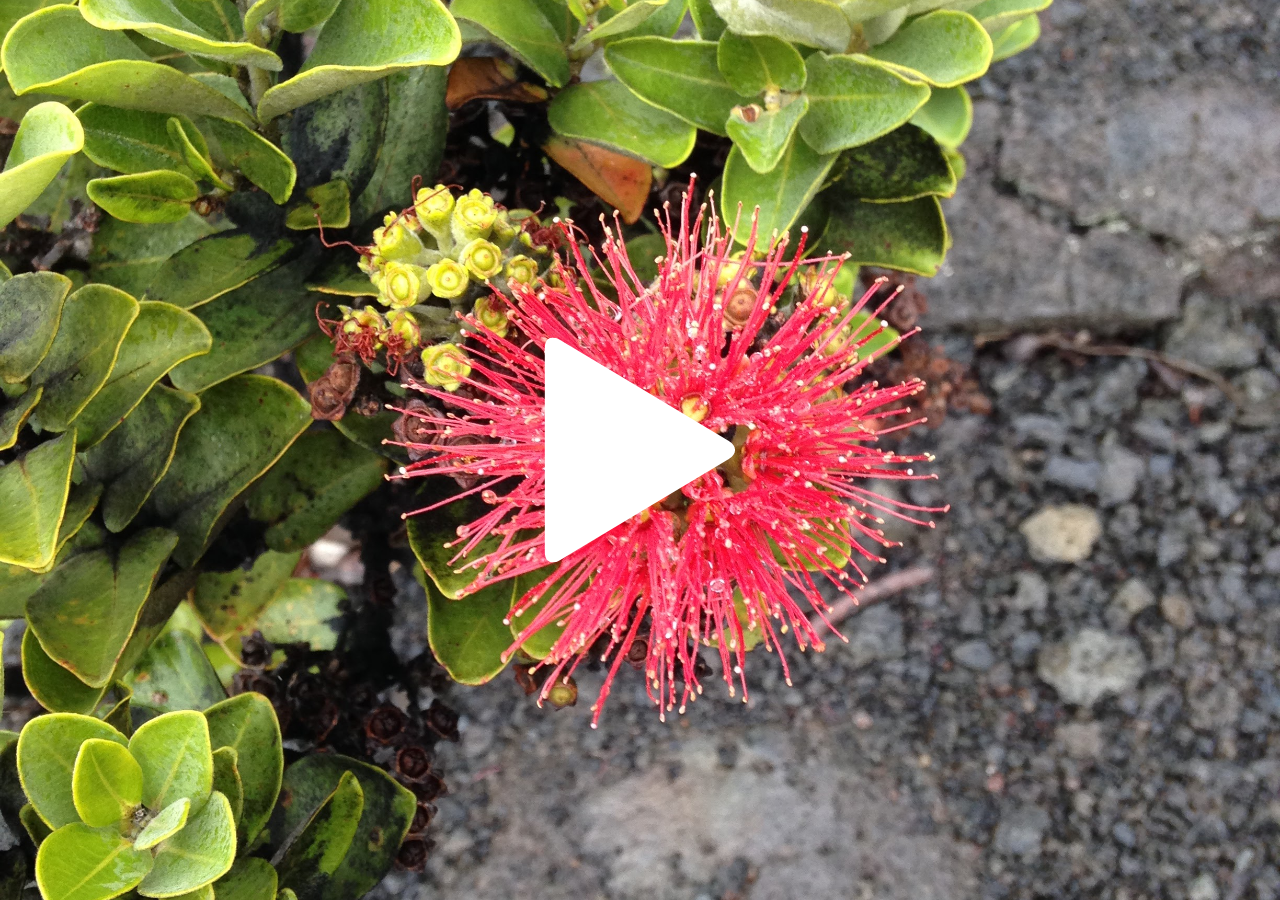
<file: index.html>
<!doctype html>
<html lang="en">
    <head>
        <title></title>
        <link href="style.css" type="text/css" rel="stylesheet">
        <script src="https://ajax.googleapis.com/ajax/libs/jquery/3.6.3/jquery.min.js"></script>
    </head>
    <body id="body">
        <div id="everything">
            <div id="uaMau" class="off">
                <p class=""><strong>The <em>sovereignty</em> of the land is perpetuated in righteousness.</strong></p>
                <svg xmlns="http://www.w3.org/2000/svg" id="root" version="1.1" viewBox="1 1 13 13">
                    <path fill="currentColor" d="M 12.007 8.01 L 12.007 8.488 L 12 8.488 C 12 10.974 9.985 12.988 7.5 12.988 C 5.015 12.988 3 10.974 3 8.488 C 3 6.17 4.759 4.284 7.012 4.037 L 7.012 6.549 L 11.519 3.775 L 7.012 1 L 7.012 3.013 C 4.203 3.26 2 5.615 2 8.488 C 2 11.526 4.462 13.988 7.5 13.988 C 10.509 13.988 12.95 11.571 12.996 8.572 L 13 8.572 L 13 8.01 L 12.007 8.01 Z"/>
                </svg>                
            </div>
            <svg id="play" width="11px" height="13px" viewBox="0 0 11 13" version="1.1" xmlns="http://www.w3.org/2000/svg" xmlns:xlink="http://www.w3.org/1999/xlink">
                <g id="Media-Control-Symbols" stroke="none" stroke-width="1" fill="none" fill-rule="evenodd">
                    <g id="_Assets/Inline/Play" fill="currentColor">
                        <path d="M0,0.605068692 C0,0.0581737121 0.382516488,-0.156104789 0.86412265,0.132301887 L10.6325985,5.98208928 C11.1098403,6.26788237 11.1142047,6.72861913 10.6325985,7.01701097 L0.86412265,12.8664975 C0.386880889,13.1522759 0,12.9414166 0,12.3937041 L0,0.605068692 Z" id="Rectangle"></path>
                    </g>
                </g>
            </svg>
            <img id="img1" class = "hidden" src="images/2img.jpeg">
            <img id="img2" class = "show" src="images/0img.jpeg">
        </div>
        <script src="script.js"></script>
    </body>
</html>
</file>
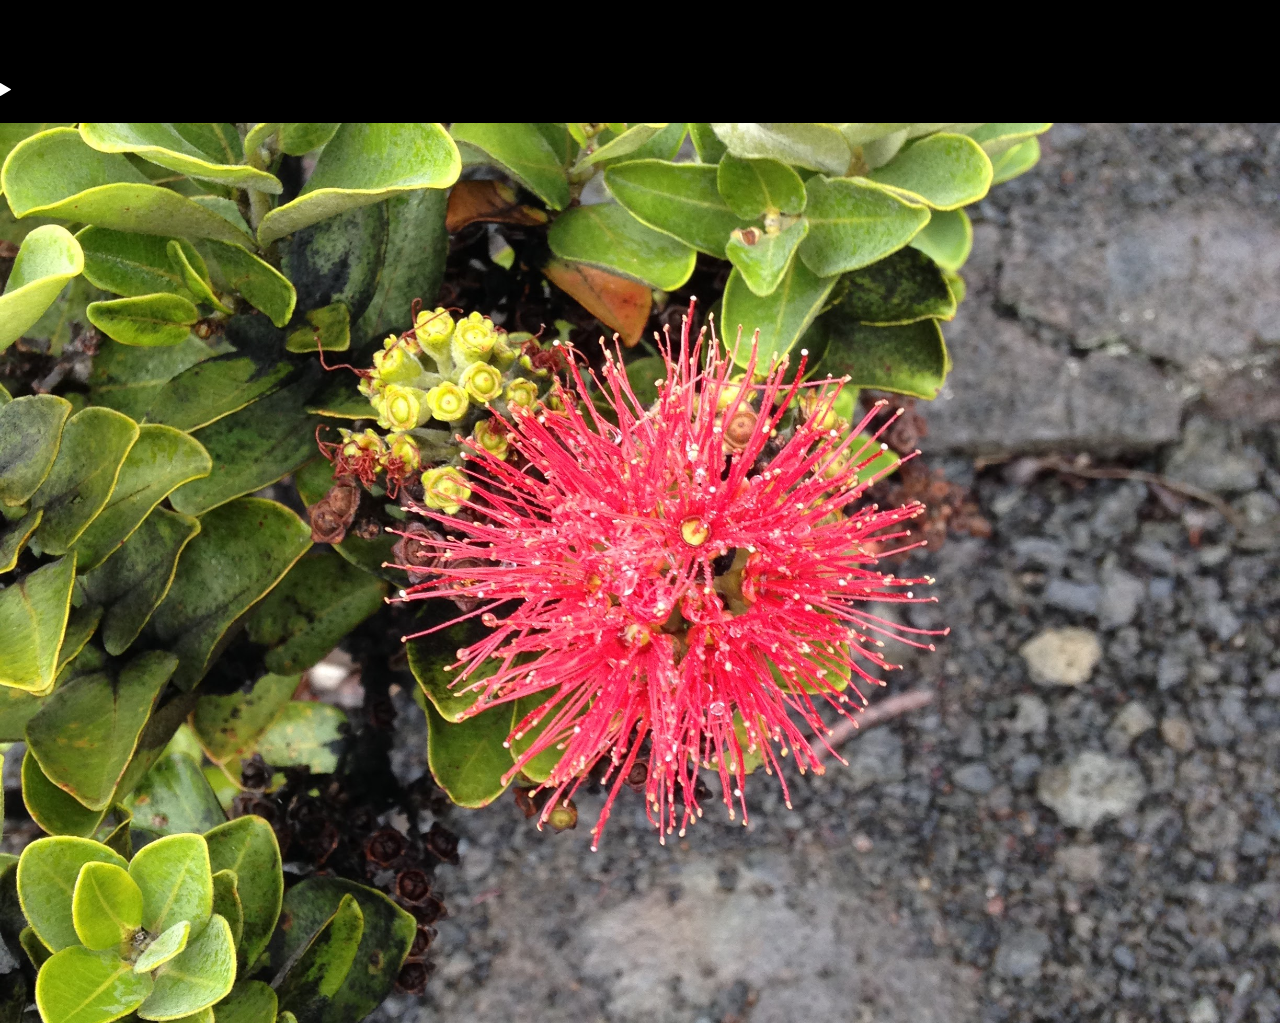
<file: lehua.html>
<!doctype html>
<html lang="en">
    <head>
        <title></title>
        <link href="style.css" type="text/css" rel="stylesheet">
        <script src="https://ajax.googleapis.com/ajax/libs/jquery/3.6.3/jquery.min.js"></script>
    </head>
    <body id="body">
        <div id="everything">
            <svg width="11px" height="13px" viewBox="0 0 11 13" version="1.1" xmlns="http://www.w3.org/2000/svg" xmlns:xlink="http://www.w3.org/1999/xlink">
                <g id="Media-Control-Symbols" stroke="none" stroke-width="1" fill="none" fill-rule="evenodd">
                    <g id="_Assets/Inline/Play" fill="currentColor">
                        <path d="M0,0.605068692 C0,0.0581737121 0.382516488,-0.156104789 0.86412265,0.132301887 L10.6325985,5.98208928 C11.1098403,6.26788237 11.1142047,6.72861913 10.6325985,7.01701097 L0.86412265,12.8664975 C0.386880889,13.1522759 0,12.9414166 0,12.3937041 L0,0.605068692 Z" id="Rectangle"></path>
                    </g>
                </g>
            </svg>
            <img id="img1" class = "hidden" src="images/2img.jpeg">
            <img id="img2" class = "show" src="images/0img.jpeg">
        </div>
        <script src="script.js"></script>
    </body>
</html>
</file>
<file: style.css>
:root{
    font-size: 8vw;
}

body {
    font-weight: normal;
    font-style: normal;
    line-height: 1.2em;
    margin: 0;
    padding: 0;
    color: white;
    font-family: "Helvetica Neue", Helvetica, Arial, sans-serif;
    /* height: 100vh; */
    background-color: black;
    -webkit-text-stroke: .01em rgba(0, 0, 0, 0.678); /* width and color */
}

h1, h2, h3, h4, h5, p, ol, ul, li, a, button, small {
    margin: 0;
    padding: 0;
    color: inherit;
    text-decoration: none;
    font-size: 1rem;
    font-weight: normal;
}

img{
    position: absolute;
    width: 100vw;
    height: 100vh;
    object-fit: cover;
    display: block;
    transition: opacity 900ms cubic-bezier(0.55, 0.06, 0.68, 0.19);
    /* opacity:1; */
    z-index: -1;
    /* transition:opacity 0.5s linear; */
}

#uaMau{
    position: absolute;
    /* font-size: ; */
    top: 50%;
    left: 50%;
    transform: translate(-50%, -50%);
    width: 80%;
    cursor: pointer;
}

#uaMau svg {
    width: 17%;
    height: 17%;
    display: block;
    margin: auto;
    margin-top: .5em;
}

.show{
    /* transition: opacity 3s cubic-bezier(0.55, 0.06, 0.68, 0.19); */
    opacity:1;
}

.hidden{
    opacity:0;   
}

.off {
    display: none;
}

#play{
    position: absolute;
    /* color: white; */
    top: 50%;
    left: 50%;
    transform: translate(-50%, -50%);
    width: 25%;
    height: 25%;
    cursor: pointer;
}
</file>
